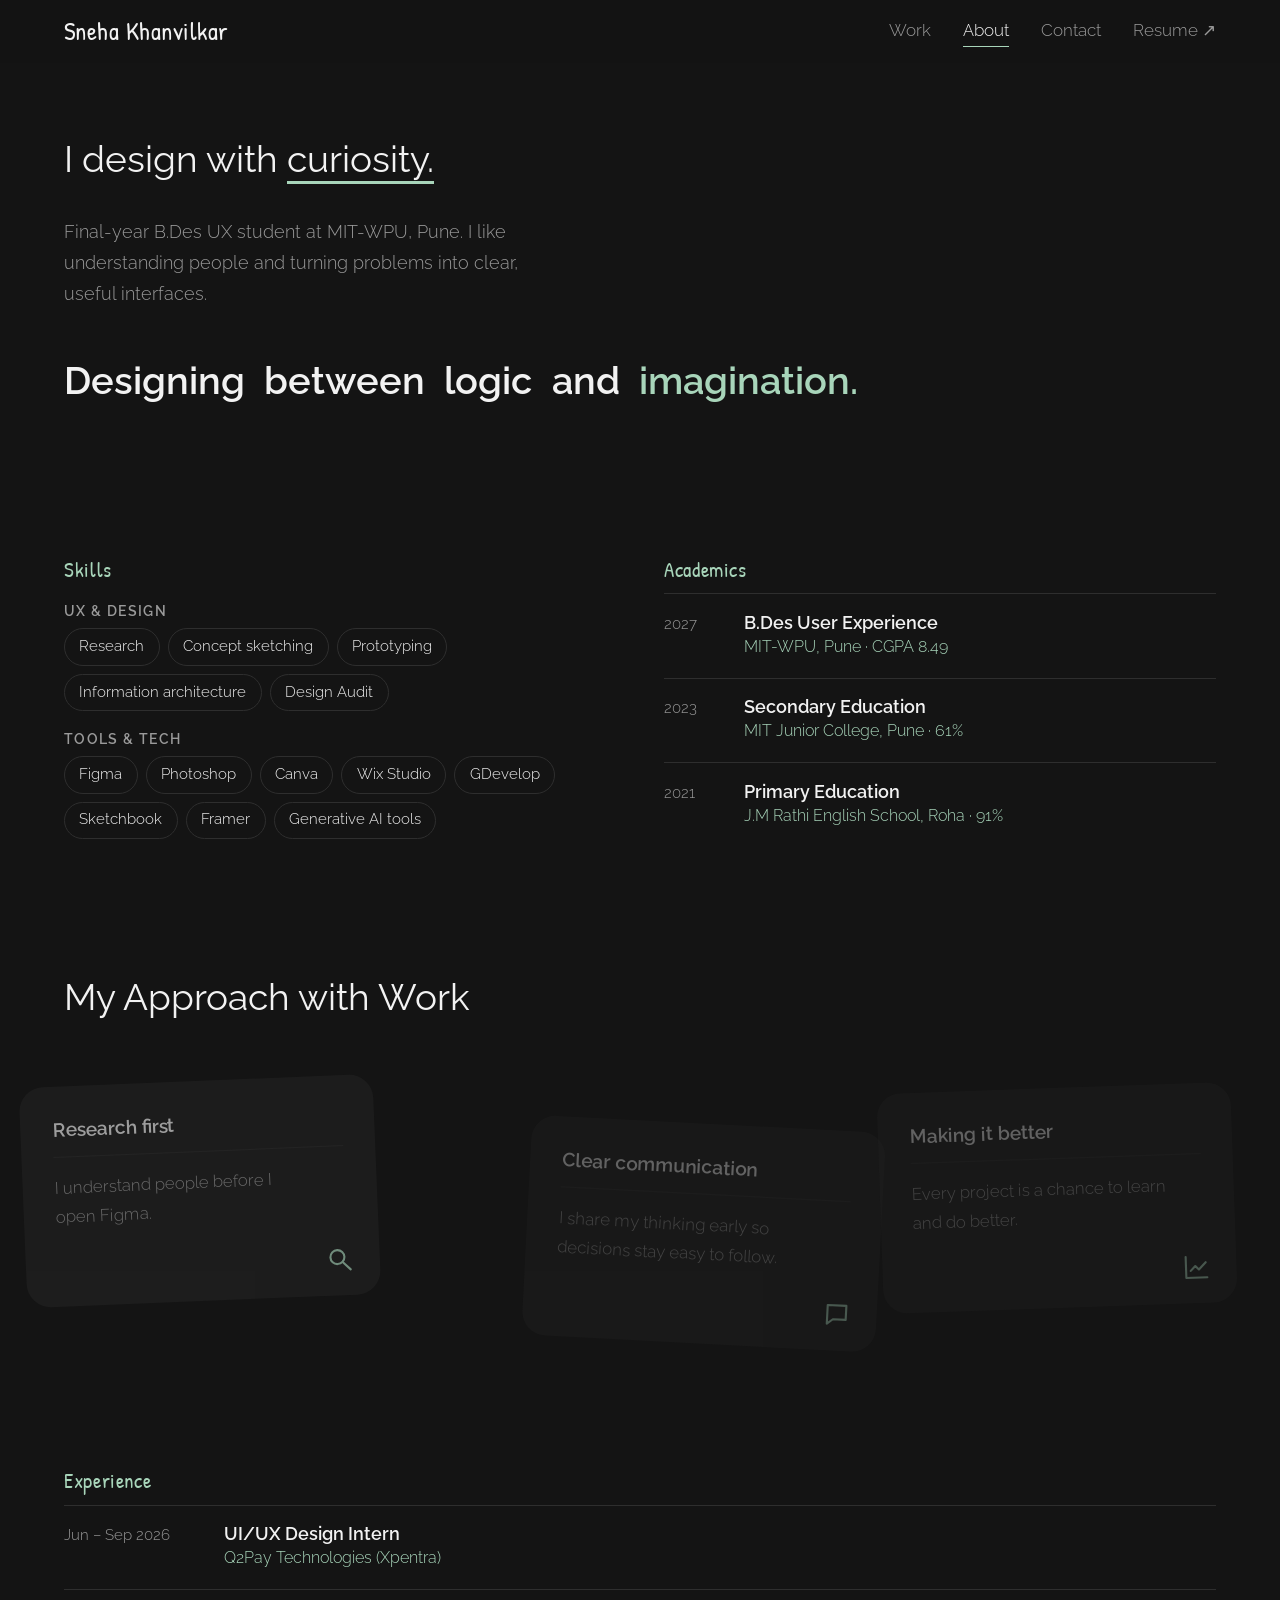
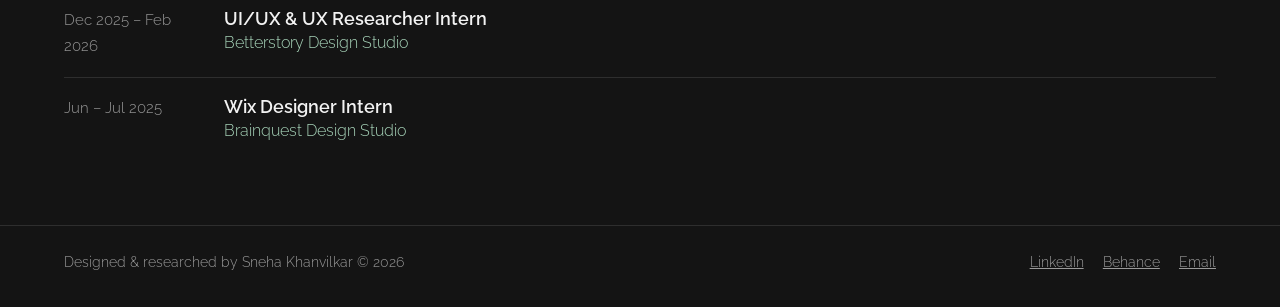
<file: about.html>
<!DOCTYPE html>
<html lang="en"><head><meta charset="utf-8"><meta name="viewport" content="width=device-width, initial-scale=1">
<title>About — Sneha Khanvilkar</title>
<link rel="preconnect" href="https://fonts.googleapis.com">
<link href="https://fonts.googleapis.com/css2?family=Raleway:ital,wght@0,300;0,400;0,600;0,700;1,300&family=Patrick+Hand&display=swap" rel="stylesheet">
<link rel="stylesheet" href="style.css"></head>
<body>
<a class="skip" href="#main">Skip to content</a>
<header class="hdr"><a href="index.html" class="name" aria-label="Home"><span id="nameText">Sneha Khanvilkar</span></a>
<button class="burger" id="burger" aria-label="Menu" aria-expanded="false" aria-controls="nav"><span></span><span></span></button>
<nav id="nav"><a href="work.html">Work</a><a href="about.html">About</a><a href="contact.html">Contact</a><a href="assets/Sneha_Khanvilkar_CV.pdf" target="_blank" rel="noopener">Resume ↗</a></nav></header>
<main id="main"><section class="sec"><h1 class="mid">I design with <span class="scrib">curiosity.</span></h1>
<p class="lead">Final-year B.Des UX student at MIT-WPU, Pune. I like understanding people and turning problems into clear, useful interfaces.</p>
<p class="loop" id="loop" aria-label="Designing between logic and imagination"><span>Designing</span><span>between</span><span>logic</span><span>and</span><span>imagination.</span></p></section>
<section class="sec two"><div><h2 class="sub">Skills</h2><h3 class="grp">UX &amp; Design</h3><ul class="chips"><li>Research</li><li>Concept sketching</li><li>Prototyping</li><li>Information architecture</li><li>Design Audit</li></ul>
<h3 class="grp">Tools &amp; Tech</h3><ul class="chips"><li>Figma</li><li>Photoshop</li><li>Canva</li><li>Wix Studio</li><li>GDevelop</li><li>Sketchbook</li><li>Framer</li><li>Generative AI tools</li></ul></div>
<div><h2 class="sub">Academics</h2><ol class="exp acad">
<li><time>2027</time><div><h3>B.Des User Experience</h3><p>MIT-WPU, Pune · CGPA 8.49</p></div></li>
<li><time>2023</time><div><h3>Secondary Education</h3><p>MIT Junior College, Pune · 61%</p></div></li>
<li><time>2021</time><div><h3>Primary Education</h3><p>J.M Rathi English School, Roha · 91%</p></div></li></ol></div></section>
<section class="sec"><h2 class="mid">My Approach with Work</h2><div class="cards ap" id="cards">
<article><h3>Research first</h3><p>I understand people before I open Figma.</p><svg viewBox="0 0 24 24"><circle cx="10" cy="10" r="6"/><path d="M15 15l6 6"/></svg></article>
<article><h3>Clear communication</h3><p>I share my thinking early so decisions stay easy to follow.</p><svg viewBox="0 0 24 24"><path d="M4 4h16v12H9l-5 4z"/></svg></article>
<article><h3>Making it better</h3><p>Every project is a chance to learn and do better.</p><svg viewBox="0 0 24 24"><path d="M3 3v18h18M7 15l4-4 3 3 6-6"/></svg></article></div></section>
<section class="sec"><h2 class="sub">Experience</h2><ol class="exp">
<li><time>Jun – Sep 2026</time><div><h3>UI/UX Design Intern</h3><p>Q2Pay Technologies (Xpentra)</p></div></li>
<li><time>Dec 2025 – Feb 2026</time><div><h3>UI/UX &amp; UX Researcher Intern</h3><p>Betterstory Design Studio</p></div></li>
<li><time>Jun – Jul 2025</time><div><h3>Wix Designer Intern</h3><p>Brainquest Design Studio</p></div></li></ol></section></main>
<footer><p>Designed &amp; researched by Sneha Khanvilkar © 2026</p>
<p><a href="https://www.linkedin.com/in/sneha-khanvilkar" target="_blank" rel="noopener">LinkedIn</a><a href="https://www.behance.net/snehak2" target="_blank" rel="noopener">Behance</a><a href="mailto:snehaskhanvilkar@gmail.com">Email</a></p></footer>
<script src="script.js"></script></body></html>
</file>
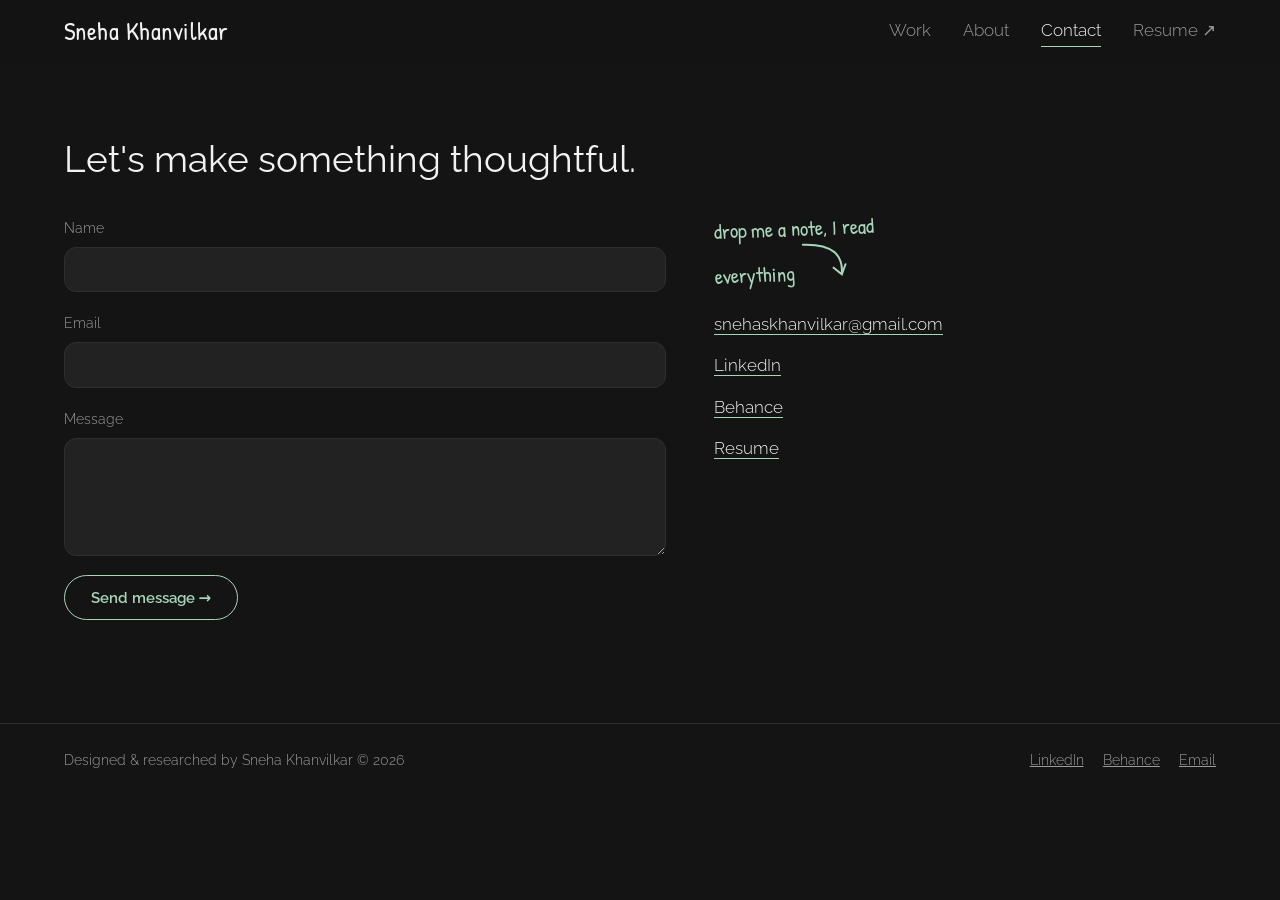
<file: contact.html>
<!DOCTYPE html>
<html lang="en"><head><meta charset="utf-8"><meta name="viewport" content="width=device-width, initial-scale=1">
<title>Contact — Sneha Khanvilkar</title>
<link rel="preconnect" href="https://fonts.googleapis.com">
<link href="https://fonts.googleapis.com/css2?family=Raleway:ital,wght@0,300;0,400;0,600;0,700;1,300&family=Patrick+Hand&display=swap" rel="stylesheet">
<link rel="stylesheet" href="style.css"></head>
<body>
<a class="skip" href="#main">Skip to content</a>
<header class="hdr"><a href="index.html" class="name" aria-label="Home"><span id="nameText">Sneha Khanvilkar</span></a>
<button class="burger" id="burger" aria-label="Menu" aria-expanded="false" aria-controls="nav"><span></span><span></span></button>
<nav id="nav"><a href="work.html">Work</a><a href="about.html">About</a><a href="contact.html">Contact</a><a href="assets/Sneha_Khanvilkar_CV.pdf" target="_blank" rel="noopener">Resume ↗</a></nav></header>
<main id="main"><section class="sec contact"><h1 class="mid">Let's make something thoughtful.</h1>
<div class="cgrid"><form id="form" class="form"><label>Name<input name="name" required autocomplete="name"></label>
<label>Email<input name="email" type="email" required autocomplete="email"></label>
<label>Message<textarea name="message" rows="5" required></textarea></label>
<input name="_honey" tabindex="-1" autocomplete="off" style="display:none">
<button class="hello" type="submit">Send message →</button><p id="status" role="status" aria-live="polite"></p></form>
<aside><p class="hand">drop me a note, I read everything <svg width="50" height="40" viewBox="0 0 50 40" fill="none" stroke="currentColor" stroke-width="2" stroke-linecap="round"><path d="M4 4c30 0 40 12 38 30M34 28l8 7 4-10"/></svg></p>
<ul class="links"><li><a href="mailto:snehaskhanvilkar@gmail.com">snehaskhanvilkar@gmail.com</a></li>
<li><a href="https://www.linkedin.com/in/sneha-khanvilkar" target="_blank" rel="noopener">LinkedIn</a></li>
<li><a href="https://www.behance.net/snehak2" target="_blank" rel="noopener">Behance</a></li>
<li><a href="assets/Sneha_Khanvilkar_CV.pdf" target="_blank" rel="noopener">Resume</a></li></ul></aside></div></section></main>
<footer><p>Designed &amp; researched by Sneha Khanvilkar © 2026</p>
<p><a href="https://www.linkedin.com/in/sneha-khanvilkar" target="_blank" rel="noopener">LinkedIn</a><a href="https://www.behance.net/snehak2" target="_blank" rel="noopener">Behance</a><a href="mailto:snehaskhanvilkar@gmail.com">Email</a></p></footer>
<script src="script.js"></script></body></html>
</file>
<file: style.css>
/* ===== EDIT COLOURS & FONTS HERE ===== */
:root{--bg:#141414;--card:#222;--line:#2e2e2e;--ink:#f2f2f2;--mute:#9a9a9a;--accent:#a8d5ba;--sans:'Raleway',system-ui,sans-serif;--hand:'Patrick Hand','Comic Sans MS',cursive}
*{box-sizing:border-box;margin:0}
html{scroll-behavior:smooth}
body{background:var(--bg);color:var(--ink);font:300 1.05rem/1.7 var(--sans);overflow-x:hidden}
a{color:inherit}
:focus-visible{outline:2px solid var(--accent);outline-offset:3px}
.skip{position:absolute;left:-999px}.skip:focus{left:1rem;top:1rem;background:var(--bg);padding:.5rem;z-index:99}
.hdr{position:fixed;top:0;left:0;right:0;z-index:50;display:flex;justify-content:space-between;align-items:center;padding:.9rem clamp(1rem,5vw,4rem);background:rgba(20,20,20,.88);backdrop-filter:blur(6px)}
.name{font:400 1.56rem var(--hand);text-decoration:none;min-width:11ch;letter-spacing:.02em}
#nameText{display:inline-block;transition:opacity .5s,filter .5s,transform .5s}
#nameText.out{opacity:0;filter:blur(6px);transform:translateY(-6px)}
nav{display:flex;gap:2rem}
nav a{text-decoration:none;color:var(--mute);background:linear-gradient(var(--accent),var(--accent)) 0 100%/0 1px no-repeat;transition:.3s;padding-bottom:2px}
nav a:hover,nav a[aria-current]{color:var(--ink);background-size:100% 1px}
.burger{display:none;background:none;border:0;width:40px;height:40px;cursor:pointer}
.burger span{display:block;height:2px;background:var(--ink);margin:6px 8px;transition:transform .3s}
.burger[aria-expanded=true] span:first-child{transform:translateY(4px) rotate(45deg)}
.burger[aria-expanded=true] span:last-child{transform:translateY(-4px) rotate(-45deg)}
main{padding-top:4.5rem;min-height:80vh}
.sec{padding:4rem clamp(1rem,5vw,4rem)}
.hero{min-height:82vh;display:grid;grid-template-columns:1.2fr 1fr;gap:2rem;align-items:center;padding:2rem clamp(1rem,5vw,4rem)}
.avail{font-size:.9rem;color:var(--mute);display:flex;align-items:center;gap:.5rem;margin-bottom:2rem}
.avail i{width:7px;height:7px;border-radius:50%;background:var(--accent);animation:pulse 2s infinite}
@keyframes pulse{50%{box-shadow:0 0 0 6px rgba(168,213,186,.2)}}
h1{font:400 clamp(1.7rem,3.4vw,2.4rem)/1.4 var(--sans)}
.line2{font-size:1.4rem}.line2 b,.line3 em{font-weight:700;color:var(--ink)}
.line3{color:#5c5c5c;font-size:1.4rem;margin-top:.3rem}.line3 em{color:var(--accent);font-weight:300}
.photo{justify-self:center;width:min(100%,340px);transform:rotate(3deg);transition:transform .2s}
.photo-in{aspect-ratio:4/5;background:var(--card);border-radius:20px 20px 28px 8px;overflow:hidden;position:relative;display:grid;place-items:center;box-shadow:14px 14px 0 var(--line)}
.photo-in img,.cover img{position:absolute;inset:0;width:100%;height:100%;object-fit:cover;transition:transform .6s}
.ph-label,.ph{font-size:.8rem;color:var(--mute);text-align:center;padding:1rem}
.mid{font:400 clamp(1.7rem,3.4vw,2.3rem)/1.3 var(--sans);text-align:center;margin-bottom:2.5rem}
.scrib{border-bottom:3px solid var(--accent)}
.cards{display:grid;grid-template-columns:repeat(3,1fr);gap:1.2rem;max-width:1100px;margin:auto}
.cards article{background:var(--card);border-radius:24px;padding:2rem;position:relative;min-height:220px;transition:transform .3s}
.cards article:hover{transform:translateY(-4px)}
.cards h3{font:600 1.2rem var(--sans);padding-bottom:1rem;margin-bottom:1rem;border-bottom:1px solid var(--line)}
.cards p{color:var(--mute);max-width:26ch}
.cards svg{position:absolute;right:1.6rem;bottom:1.4rem;width:28px;fill:none;stroke:var(--accent);stroke-width:1.8;stroke-linecap:round;stroke-linejoin:round}
.ticker{overflow:hidden;padding:3rem 0;-webkit-mask-image:linear-gradient(90deg,transparent,#000 12%,#000 88%,transparent);mask-image:linear-gradient(90deg,transparent,#000 12%,#000 88%,transparent)}
.track{display:flex;width:max-content;animation:scroll 45s linear infinite}
.ticker:hover .track{animation-duration:120s}
.track span{font:300 1.3rem var(--sans);color:#cfcfcf;padding:0 1.6rem;white-space:nowrap;transition:color .2s}
.track span::after{content:"|";margin-left:3.2rem;color:var(--ink)}
.track span:hover{color:var(--accent)}
@keyframes scroll{to{transform:translateX(-50%)}}
.works{list-style:none;padding:0;max-width:1000px;margin:auto;border-top:1px solid var(--line)}
.work{display:grid;grid-template-columns:2rem 1fr 1fr;gap:1.5rem;padding:1.8rem 0;border:0;border-bottom:1px solid var(--line);align-items:center;cursor:pointer;background:none;width:100%;text-align:left;color:inherit;font:inherit}
.work .n{font:400 1.23rem var(--hand);color:var(--accent)}
.work h3{font:600 1.4rem/1.2 var(--sans);margin-bottom:.5rem;transition:transform .4s,color .3s}
.work:hover h3,.work:focus-visible h3{transform:translateX(8px);color:var(--accent)}
.meta{color:var(--mute);font-size:.9rem;margin-top:.6rem}
.cover{aspect-ratio:16/10;background:var(--card);border-radius:14px;overflow:hidden;position:relative;display:grid;place-items:center}
.work:hover .cover img{transform:scale(1.05)}
.btn,.hello{display:table;margin:2.5rem auto 0;padding:.8rem 1.6rem;border:1px solid var(--accent);color:var(--accent);border-radius:99px;text-decoration:none;font-weight:600;transition:.25s}
.btn:hover,.hello:hover{background:var(--accent);color:#141414;transform:translateY(-3px)}
.lead{text-align:center;max-width:46ch;margin:auto;font-size:1.15rem;color:var(--mute)}
.loop{display:flex;justify-content:center;flex-wrap:wrap;gap:.2rem 1.2rem;margin-top:3rem;font:600 clamp(1.4rem,4vw,2.4rem) var(--sans)}
.loop span{color:#3a3a3a;transition:color .6s;}
.loop.on span{color:var(--ink)}
.loop.on span:nth-child(2){transition-delay:.15s}.loop.on span:nth-child(3){transition-delay:.3s}.loop.on span:nth-child(4){transition-delay:.45s}.loop.on span:nth-child(5){transition-delay:.6s;color:var(--accent)}
.exp{list-style:none;padding:0;max-width:640px;margin:auto}
.exp li{display:grid;grid-template-columns:9rem 1fr;gap:1rem;padding:1.1rem 0;border-top:1px solid var(--line)}
.exp time{color:var(--mute);font-size:.95rem}.exp h3{font:600 1.1rem var(--sans)}.exp p{color:var(--accent);font-size:1rem}
.edu{text-align:center;margin-top:2rem;color:var(--mute);font-size:.95rem}
.contact{text-align:center}.hello{font-size:1.1rem;margin-top:0}
.links{list-style:none;padding:0;display:flex;justify-content:center;flex-wrap:wrap;gap:1rem 2.2rem;margin-top:2.5rem}
.links a{text-decoration:none;border-bottom:1px solid var(--accent)}
footer{display:flex;justify-content:space-between;flex-wrap:wrap;gap:1rem;padding:1.5rem clamp(1rem,5vw,4rem) 2rem;border-top:1px solid var(--line);font-size:.9rem;color:var(--mute)}
footer a{margin-left:1.2rem}
.case{position:fixed;inset:0;z-index:80;background:var(--bg);overflow-y:auto;clip-path:circle(0 at 50% 50%);transition:clip-path .7s cubic-bezier(.7,0,.2,1)}
.case.open{clip-path:circle(150% at 50% 50%)}
.case-in{max-width:860px;margin:auto;padding:1.5rem clamp(1rem,4vw,2rem) 6rem}
.back{background:var(--bg);border:0;font:600 .9rem var(--sans);color:var(--ink);cursor:pointer;padding:.6rem 0;margin-bottom:1.5rem;position:sticky;top:0}
.back:hover{color:var(--accent)}
.case h2{font:600 clamp(1.7rem,4vw,2.6rem)/1.15 var(--sans);margin-bottom:1rem}
.case .lead{text-align:left;margin:0}
.facts{display:flex;flex-wrap:wrap;gap:1rem 2.5rem;margin:1.5rem 0;padding:1rem 0;border-block:1px solid var(--line)}
.facts dt{font-size:.85rem;color:var(--mute)}.facts dd{font-weight:600}
.cs{display:grid;grid-template-columns:10rem 1fr;gap:1.5rem;padding:1.5rem 0;border-top:1px solid var(--line)}
.cs h3{font:400 1.23rem var(--hand);color:var(--accent)}
.soon{color:var(--mute);font-style:italic}
.shots{display:grid;grid-template-columns:repeat(auto-fit,minmax(220px,1fr));gap:1rem;margin-top:1rem}
@media(max-width:820px){
 .burger{display:block}
 nav{position:fixed;left:0;right:0;top:60px;flex-direction:column;background:var(--bg);padding:1.5rem;transform:translateY(-130%);transition:transform .4s;z-index:-1;font-size:1.2rem}
 nav.open{transform:none}
 .hero,.cards,.work,.cs,.exp li{grid-template-columns:1fr}
 .photo{width:70%}
}
@media(prefers-reduced-motion:reduce){*{animation:none!important;transition:none!important;scroll-behavior:auto!important}.loop span{color:var(--ink)}}
/* ===== v4: left-aligned layout, new sections ===== */
.mid,.lead,.loop,.edu,.contact{text-align:left}
.loop,.links{justify-content:flex-start}
.works,.cards,.exp{margin-left:0}.lead{margin:0}.btn,.hello{margin-left:0}
.mid{margin-bottom:2rem}.sub{font:400 1.31rem var(--hand);color:var(--accent);margin-bottom:1rem;letter-spacing:.03em}
.sec{max-width:1200px;margin:auto}
.two{display:grid;grid-template-columns:1fr 1fr;gap:3rem}
.grp{font:600 .85rem var(--sans);color:var(--mute);text-transform:uppercase;letter-spacing:.1em;margin:1.2rem 0 .6rem}
.chips{list-style:none;padding:0;display:flex;flex-wrap:wrap;gap:.5rem}
.chips li{border:1px solid var(--line);border-radius:99px;padding:.3rem .9rem;font-size:.95rem;transition:.25s}
.chips li:hover{border-color:var(--accent);color:var(--accent);transform:rotate(-2deg) translateY(-2px)}
.exp{max-width:none}.acad li{grid-template-columns:4rem 1fr}
.hero-txt{position:relative}.hero{position:relative;max-width:1200px;margin:auto}
.note{font:400 1.23rem var(--hand);color:var(--accent);text-decoration:none;display:inline-flex;align-items:flex-end;gap:.4rem;margin-top:1.5rem}
.note svg{transition:transform .3s}.note:hover svg{transform:translate(6px,4px)}
.doodle{position:absolute;color:var(--accent);font-size:1.6rem;animation:float 5s ease-in-out infinite}
.d1{top:8%;left:44%}.d2{bottom:12%;left:4%;animation-delay:-2s;color:var(--mute)}
@keyframes float{50%{transform:translateY(-12px) rotate(20deg)}}
.photo{position:relative}
.badge{position:absolute;width:110px;right:-30px;bottom:-25px;animation:spin 16s linear infinite}
.badge text{font:600 8.2px var(--sans);fill:var(--accent);letter-spacing:1px}
@keyframes spin{to{transform:rotate(360deg)}}
.cgrid{display:grid;grid-template-columns:1.2fr 1fr;gap:3rem}
.form{display:grid;gap:1.2rem}
.form label{font-size:.9rem;color:var(--mute);display:grid;gap:.4rem}
.form input,.form textarea{background:var(--card);border:1px solid var(--line);border-radius:12px;padding:.8rem 1rem;color:var(--ink);font:300 .95rem var(--sans);transition:border-color .25s}
.form input:focus,.form textarea:focus{outline:0;border-color:var(--accent)}
.form .hello{margin:0;background:none;cursor:pointer;font:600 .95rem var(--sans);justify-self:start}
#status{font-size:.95rem;color:var(--accent);min-height:1.2rem}#status a{text-decoration:underline}
aside .hand{font:400 1.31rem/1.2 var(--hand);color:var(--accent);transform:rotate(-2deg);max-width:18ch}
aside .links{flex-direction:column;gap:.8rem;margin-top:1.5rem}
@media(max-width:820px){.two,.cgrid{grid-template-columns:1fr}.badge{width:84px;right:-6px}.d1{left:80%}}
.case h4{font:600 .9rem var(--sans);color:var(--ink);text-transform:uppercase;letter-spacing:.08em;margin:1.4rem 0 .3rem}
.case h4:first-child{margin-top:0}.pts{padding-left:1.1rem;color:var(--mute)}.pts li{margin:.25rem 0}.pts b{color:var(--ink);font-weight:600}
/* ===== force left alignment: no centred containers ===== */
.sec,.hero{max-width:none;margin:0}
.works{max-width:1100px;margin:0}
.photo{justify-self:end}
.case-in{margin:0;max-width:980px;padding-left:clamp(1rem,5vw,4rem)}
.mid,.lead,.loop,.edu,.contact,.hero-txt,.cards article,.exp{text-align:left}
.lead{margin:0}
.btn,.hello{margin-left:0;margin-right:auto}
@media(max-width:820px){.photo{justify-self:start}}
/* ===== My Approach: kitten animation ===== */
.cards{position:relative;padding-bottom:2.5rem}
.cards.ap article{transition:none}
/* ===== Government Pet Hospital case study ===== */
.case-in.wide{max-width:1400px;margin:0 auto}
.pc{padding:4.5rem 0;border-top:1px solid var(--line)}.pc h2{font:600 clamp(2.4rem,5vw,4.4rem)/1.05 var(--sans);margin-bottom:1.2rem}
.lab{font:600 .85rem var(--sans);letter-spacing:.12em;text-transform:uppercase;color:var(--mute)}.lab b{color:var(--accent);font:400 1.23rem var(--hand);letter-spacing:0}
.g{display:grid;grid-template-columns:repeat(12,1fr);gap:2rem;margin-top:2.5rem;align-items:start}
.c4{grid-column:span 4}.c5{grid-column:span 5}.c6{grid-column:span 6}.c7{grid-column:span 7}.c8{grid-column:span 8}.c12{grid-column:1/-1}.mt{margin-top:2rem}
.big{font:600 clamp(1.5rem,2.6vw,2.3rem)/1.25 var(--sans);margin-bottom:1rem}.huge{font:300 clamp(1.8rem,3.6vw,3.2rem)/1.2 var(--sans);margin-bottom:1.5rem}.muted{color:var(--mute)}
.sub{font:400 1.31rem var(--hand);color:var(--accent);margin:1.5rem 0 .6rem}.g .sub:first-child{margin-top:0}
.facts.col{flex-direction:column;gap:.8rem}
.fig{display:block;position:relative;border-radius:14px;overflow:hidden;background:#f6f8ee;border:1px solid var(--line)}.fig img{display:block;width:100%;height:auto;transition:transform .5s}.fig:hover img{transform:scale(1.02)}
.fig span{position:absolute;right:.6rem;bottom:.6rem;background:var(--bg);font-size:.8rem;padding:.2rem .7rem;border-radius:99px;opacity:0;transition:.25s}.fig:hover span,.fig:focus-visible span{opacity:1}
.fig.bare{background:none;border:0;border-radius:0}.fig.bare img{filter:drop-shadow(0 20px 30px rgba(0,0,0,.4))}
.ann{font:400 1.07rem var(--hand);color:var(--accent);margin-top:.7rem;transform:rotate(-1deg);max-width:60ch}
.canvas{overflow-x:auto;border-radius:14px;margin-top:2.5rem}.g .canvas{margin-top:0}.canvas .fig.wide{min-width:1100px}
.scroll3,.snap{display:flex;gap:1.2rem;overflow-x:auto;scroll-snap-type:x mandatory;padding-bottom:.6rem}.scroll3 .fig{flex:0 0 min(80%,620px);scroll-snap-align:start;align-self:flex-start}.snap .fig{flex:0 0 min(88%,700px);scroll-snap-align:start}
.tall{max-height:80vh;overflow-y:auto;border-radius:14px}
.num5{list-style:none;padding:0;display:grid;grid-template-columns:repeat(5,1fr);gap:1.2rem;counter-reset:n}.num5 li{counter-increment:n;border-top:1px solid var(--accent);padding-top:.7rem}.num5 li::before{content:"0" counter(n);display:block;font:400 1.23rem var(--hand);color:var(--accent)}
.insg{display:grid;grid-template-columns:repeat(auto-fit,minmax(250px,1fr));gap:1px;background:var(--line);border:1px solid var(--line);margin-top:3rem}.insg article{background:var(--bg);padding:1.6rem}
.insg span,.decs span{font:600 .75rem var(--sans);letter-spacing:.12em;color:var(--accent)}.insg h4,.decs h4{font:600 1.15rem var(--sans);margin:.4rem 0 .8rem;text-transform:none;letter-spacing:0}
.chain{display:grid;grid-template-columns:1fr auto 1fr auto 1fr;gap:1.2rem;margin-top:2.5rem}.chain div{border:1px solid var(--line);padding:1.4rem;border-radius:14px}.chain .hl{border-color:var(--accent)}.chain span{font:400 1.31rem var(--hand);color:var(--accent)}.chain i{align-self:center;font-style:normal;color:var(--accent);font-size:1.8rem}
.pair{display:flex;gap:1.5rem;align-items:flex-start}.scr{display:block;width:100%;height:auto;border-radius:18px;box-shadow:0 18px 40px rgba(0,0,0,.45)}.pair .scr{max-width:260px}
.dkrow{display:grid;grid-template-columns:repeat(6,1fr);gap:1rem;padding-bottom:1.5rem}.dkrow .scr:nth-child(even){transform:translateY(26px)}
.sw{display:grid;grid-template-columns:repeat(auto-fill,minmax(120px,1fr));gap:1rem}.sw i{display:block;height:54px;border-radius:10px;margin-bottom:.4rem}.sw small{display:block;color:var(--mute)}
.decs{display:grid;grid-template-columns:repeat(auto-fit,minmax(290px,1fr));gap:1.2rem;margin-top:1.5rem}.decs article{border:1px solid var(--line);border-radius:14px;padding:1.4rem}
.toc{position:sticky;top:2.8rem;z-index:3;display:flex;gap:1.3rem;overflow-x:auto;background:var(--bg);padding:.7rem 0;margin-bottom:1rem;font-size:.85rem;border-bottom:1px solid var(--line)}.toc a{color:var(--mute);text-decoration:none;white-space:nowrap}.toc a:hover{color:var(--accent)}
.rv{opacity:0;transform:translateY(24px);transition:opacity .8s,transform .8s}.rv.in{opacity:1;transform:none}
.back.end{position:static;margin-top:3rem;border:1px solid var(--accent);border-radius:99px;padding:.7rem 1.4rem;color:var(--accent)}
@media(max-width:820px){.g>*{grid-column:1/-1}.g{gap:1.2rem}.num5{grid-template-columns:repeat(2,1fr)}.chain{grid-template-columns:1fr}.chain i{transform:rotate(90deg)}.dkrow{grid-template-columns:repeat(3,1fr)}.canvas .fig.wide{min-width:900px}.pair .scr{max-width:46%}.pc{padding:3rem 0}}
/* ===== case study v2: written research, few images ===== */
.heroimg{display:block;width:100%;max-width:520px;margin-left:auto;border-radius:18px}
.psm{margin-top:1.5rem;max-width:300px}.psm img{width:100%}
.mini{border:1px solid var(--line);border-radius:14px;padding:1.1rem}.mini span{font:600 .72rem var(--sans);letter-spacing:.1em;color:var(--accent);text-transform:uppercase}.mini h4{font:600 1.05rem var(--sans);margin:.3rem 0 .5rem;text-transform:none;letter-spacing:0}.mini h4:empty{display:none}.mini p{color:var(--mute);font-size:.95rem}
.cards3{display:grid;grid-template-columns:repeat(auto-fit,minmax(220px,1fr));gap:1rem}.c8.two{display:grid;grid-template-columns:1fr 1fr;gap:1rem}
.tags{display:flex;flex-wrap:wrap;gap:.5rem;margin:.5rem 0}.tags span{border:1px solid var(--line);border-radius:99px;padding:.3rem .9rem;font-size:.9rem}
.mh{font:600 .8rem var(--sans);letter-spacing:.1em;text-transform:uppercase;color:var(--mute);margin:1.4rem 0 .4rem}
.case .loop{border-radius:14px;padding:1.2rem;border:1px solid var(--line)}.case .loop b{font:400 1.23rem var(--hand);display:block;margin-bottom:.4rem}.case .loop p{color:var(--mute);margin:.5rem 0;font-size:.95rem}.case .loop.good b{color:var(--accent)}.case .loop.bad b{color:#d9a0a0}.case .loop.wide{grid-column:1/-1}
.flow{display:flex;flex-wrap:wrap;align-items:center;gap:.4rem;margin:.9rem 0}.flow b{flex:0 0 100%;font:400 1.07rem var(--hand);color:var(--accent)}.flow span{border:1px solid var(--line);border-radius:10px;padding:.35rem .8rem;font-size:.9rem}.flow i{font-style:normal;color:var(--accent)}
.pcards,.empg,.iag{display:grid;gap:1.2rem}.pcards{grid-template-columns:repeat(auto-fit,minmax(260px,1fr))}.iag{grid-template-columns:repeat(auto-fit,minmax(250px,1fr))}.empg{grid-template-columns:repeat(auto-fit,minmax(300px,1fr));margin-top:1.2rem}
.pcard,.emp,.iag article{border:1px solid var(--line);border-radius:14px;padding:1.3rem}.pcard h4,.emp h4,.iag h4{font:600 1.2rem var(--sans);text-transform:none;letter-spacing:0;margin-bottom:.2rem}.pcard small{color:var(--accent)}.pcard p{margin:.6rem 0;color:var(--mute);font-size:.95rem}.pcard h5,.emp span{font:600 .72rem var(--sans);letter-spacing:.1em;text-transform:uppercase;color:var(--accent);margin:.9rem 0 .2rem;display:block}
.emp{display:grid;grid-template-columns:1fr 1fr;gap:0 1.2rem}.emp h4{grid-column:1/-1}.emp .pts{font-size:.92rem;padding-left:1rem}
.ol{padding-left:1.4rem}.hmw{font-size:.95rem}.hmw li::marker{color:var(--accent)}
.jscroll{overflow-x:auto;border-radius:14px;border:1px solid var(--line)}.jt{border-collapse:collapse;min-width:900px;width:100%;font-size:.92rem}.jt th,.jt td{padding:.9rem;border-bottom:1px solid var(--line);text-align:left;vertical-align:top}.jt thead th{color:var(--accent);font:600 .75rem var(--sans);letter-spacing:.1em;text-transform:uppercase}.jt tbody th{font-weight:600;white-space:nowrap}.jt .em{font-size:1.8rem;text-align:center}.jt .op{color:var(--accent)}
.pair{display:flex;gap:1.5rem;justify-content:center;align-items:flex-start}.pair .scr{max-width:250px}.pair .dn{margin-top:3rem}
@media(max-width:820px){.c8.two{grid-template-columns:1fr}.emp{grid-template-columns:1fr}.heroimg{margin:0;max-width:340px}.pair .scr{max-width:44%}}
/* ===== recap / farmsetu case studies ===== */
.banner{display:block;width:100%;border-radius:18px}
.shot{position:relative;aspect-ratio:16/10;max-width:560px;margin:1.5rem auto 0;border-radius:26px;background:#1c1c1c;border:6px solid #2a2a2a;box-shadow:0 0 0 1px var(--line),0 30px 60px rgba(0,0,0,.5),0 0 80px rgba(168,213,186,.12);transform:rotate(-3deg);overflow:hidden;display:grid;place-items:center;transition:transform .5s}
.shot:hover{transform:rotate(0)}.shot img{position:absolute;inset:0;width:100%;height:100%;object-fit:contain;background:#1c1c1c}
.shot .ph{color:var(--mute);text-align:center;font-size:.85rem;border:2px dashed var(--line);border-radius:16px;padding:1.4rem;margin:1rem}
.shotwrap{position:relative}.shotwrap::before{content:"";position:absolute;inset:-14px 12% -14px 4%;border:1px dashed var(--accent);border-radius:34px;transform:rotate(2deg);opacity:.5}
.soonbox{border:1px dashed var(--line);border-radius:14px;padding:1.4rem;color:var(--mute)}
.wideimg{display:block;width:100%;border-radius:18px;margin-top:1rem;box-shadow:0 30px 60px rgba(0,0,0,.4)}
/* ===== v7: folds, stats, chronos ===== */
.dt{border-top:1px solid var(--line);padding:.2rem 0}.dt:last-of-type{border-bottom:1px solid var(--line)}
.dt summary{cursor:pointer;list-style:none;display:flex;justify-content:space-between;align-items:center;padding:1.1rem 0;font:600 1.15rem var(--sans)}.dt summary::-webkit-details-marker{display:none}
.dt summary::after{content:"+";color:var(--accent);font-size:1.6rem;transition:transform .3s}.dt[open] summary::after{transform:rotate(45deg)}.dt summary:hover{color:var(--accent)}
.dt>.g{margin-top:.5rem;padding-bottom:1.5rem}
.stats{display:grid;grid-template-columns:repeat(auto-fit,minmax(220px,1fr));gap:2rem;margin:2.5rem 0}.stats b{display:block;font:700 clamp(2.6rem,6vw,4.6rem)/1 var(--sans);color:var(--accent);letter-spacing:-.03em}.stats span{color:var(--mute);max-width:26ch;display:block;margin-top:.4rem}
.jstrip{display:flex;gap:1rem;overflow-x:auto;scroll-snap-type:x mandatory;padding:1rem 0 .6rem;margin-top:1rem}.jstrip article{flex:0 0 190px;scroll-snap-align:start;border:1px solid var(--line);border-radius:14px;padding:1rem}.jstrip small{color:var(--accent)}.jstrip b{display:block;font-size:1.8rem;margin:.3rem 0}.jstrip h4{font:600 1rem var(--sans);text-transform:none;letter-spacing:0}.jstrip p{color:var(--mute);font-size:.9rem}
.cthumbs{display:grid;grid-template-columns:repeat(auto-fit,minmax(240px,1fr));gap:1.2rem;margin-top:1rem}.cthumbs .fig{padding-bottom:.9rem;background:var(--card)}.cthumbs .fig span{position:static;opacity:1;display:block;background:none;font:600 1rem var(--sans);padding:.7rem 1rem 0}.cthumbs .fig p{padding:0 1rem;color:var(--mute);font-size:.9rem}
.stages{display:grid;grid-template-columns:repeat(auto-fit,minmax(260px,1fr));gap:1.2rem;margin-top:2rem}.stages figure{margin:0}.stages .wideimg{margin:0}.stages figcaption{color:var(--mute);font-size:.92rem;margin-top:.6rem}.stages figcaption b{display:block;color:var(--ink);font-size:1rem}
.moon{position:relative}.moon p{position:absolute;left:1.2rem;bottom:1rem;max-width:26ch;color:#eaf0ff;text-shadow:0 2px 10px rgba(0,0,0,.7);font-size:.95rem}.moon p b{display:block;font-size:1.2rem}
/* ===== chronos phone showcase ===== */
.phone{border-radius:34px;border:6px solid #2b2b34;overflow:hidden;background:#0c0c14;box-shadow:0 30px 60px rgba(0,0,0,.55),0 0 90px rgba(168,213,186,.1);transition:transform .5s}.phone img{display:block;width:100%;height:auto}
.phones{display:flex;justify-content:center;align-items:flex-end;margin:2.5rem 0 1rem;padding:1rem 0 2rem}.phones .phone{width:min(30%,290px)}
.phones .phone:nth-child(1){transform:rotate(-6deg) translate(34px,26px)}.phones .phone:nth-child(2){width:min(34%,330px);z-index:2;transform:translateY(-24px)}.phones .phone:nth-child(3){transform:rotate(6deg) translate(-34px,26px)}
.phones .phone:hover{transform:translateY(-34px) scale(1.03);z-index:3}
.pair2{display:flex;gap:1.4rem;justify-content:center;align-items:flex-start}.pair2 .phone{width:46%;max-width:270px}.pair2 .phone:nth-child(2){margin-top:3rem}.pair2 .phone:hover{transform:translateY(-8px)}
@media(max-width:820px){.phones .phone:nth-child(1){transform:rotate(-4deg) translate(14px,16px)}.phones .phone:nth-child(3){transform:rotate(4deg) translate(-14px,16px)}.phone{border-width:4px;border-radius:22px}}
</file>
